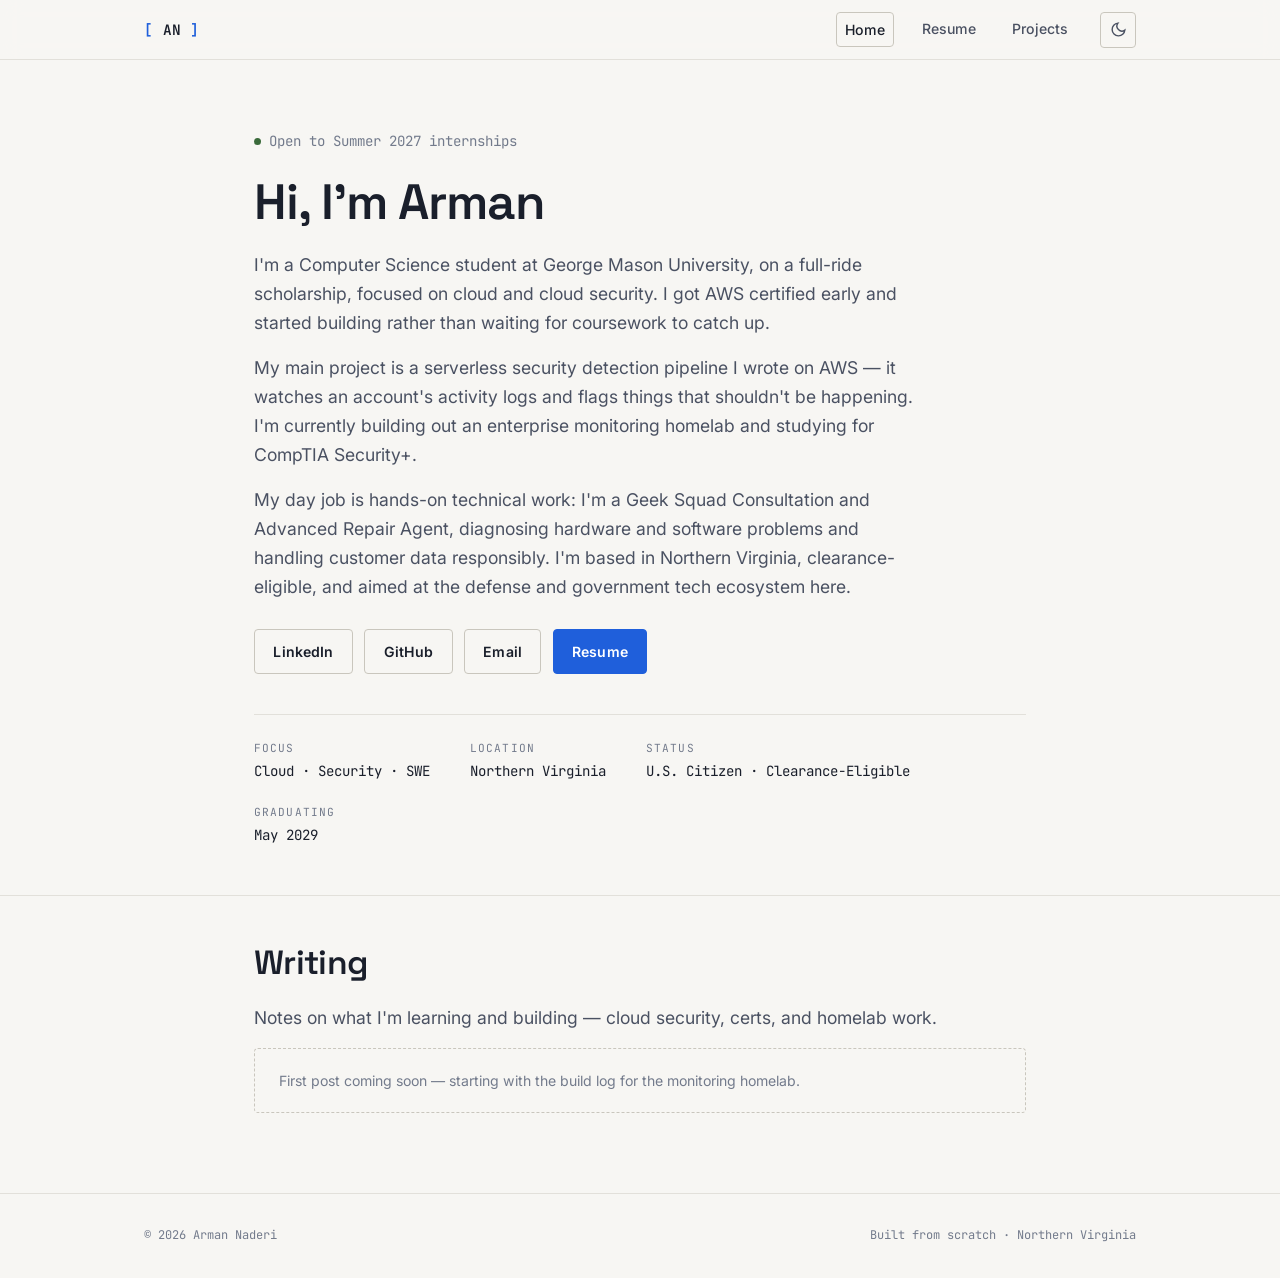
<file: index.html>
<!DOCTYPE html>
<html lang="en" data-theme="light">
<head>
  <meta charset="UTF-8" />
  <meta name="viewport" content="width=device-width, initial-scale=1.0" />
  <title>Arman Naderi — CS Student · Cloud &amp; Security</title>
  <meta name="description" content="Arman Naderi — Computer Science student at George Mason University building cloud and security tooling. AWS certified. Seeking software, cloud, and security internships in the Northern Virginia tech and defense ecosystem." />
  <link rel="canonical" href="https://armannaderi.com/" />
  <link rel="icon" href="/favicon.svg" type="image/svg+xml" />

  <meta property="og:type" content="website" />
  <meta property="og:title" content="Arman Naderi — CS Student · Cloud &amp; Security" />
  <meta property="og:description" content="CS student at George Mason University building cloud and security tooling. AWS certified. Seeking software, cloud, and security internships." />
  <meta property="og:url" content="https://armannaderi.com/" />
  <meta name="twitter:card" content="summary" />

  <link rel="preconnect" href="https://fonts.googleapis.com" />
  <link rel="preconnect" href="https://fonts.gstatic.com" crossorigin />
  <link href="https://fonts.googleapis.com/css2?family=Inter:wght@400;500;600&family=JetBrains+Mono:wght@400;500;600&family=Space+Grotesk:wght@500;600;700&display=swap" rel="stylesheet" />
  <link rel="stylesheet" href="styles.css" />

  <script>
    (function () { try { var s = localStorage.getItem('theme'); var d = window.matchMedia('(prefers-color-scheme: dark)').matches ? 'dark' : 'light'; document.documentElement.setAttribute('data-theme', s || d); } catch (e) {} })();
  </script>

  <script type="application/ld+json">
  { "@context": "https://schema.org", "@type": "Person", "name": "Arman Naderi", "url": "https://armannaderi.com", "jobTitle": "Computer Science Student", "alumniOf": { "@type": "CollegeOrUniversity", "name": "George Mason University" }, "knowsAbout": ["Cloud Security", "Amazon Web Services", "Python", "Software Engineering", "Cybersecurity"], "sameAs": ["https://www.linkedin.com/in/arman-naderi123/", "https://github.com/ArmanNaderi"] }
  </script>
</head>
<body>
  <a class="skip-link" href="#main">Skip to content</a>

  <nav id="nav" aria-label="Primary">
    <div class="nav-inner">
      <a href="/" class="nav-logo"><span class="bracket">[</span> AN <span class="bracket">]</span></a>
      <div class="nav-right">
        <div class="nav-links">
          <a href="/" class="current">Home</a>
          <a href="/resume.html">Resume</a>
          <a href="/projects.html">Projects</a>
        </div>
        <button class="theme-toggle" id="themeToggle" aria-label="Toggle color theme">
          <svg class="icon-moon" viewBox="0 0 24 24" fill="none" stroke="currentColor" stroke-width="2" aria-hidden="true"><path d="M21 12.79A9 9 0 1 1 11.21 3 7 7 0 0 0 21 12.79z"/></svg>
          <svg class="icon-sun" viewBox="0 0 24 24" fill="none" stroke="currentColor" stroke-width="2" aria-hidden="true"><circle cx="12" cy="12" r="4"/><path d="M12 2v2M12 20v2M4.9 4.9l1.4 1.4M17.7 17.7l1.4 1.4M2 12h2M20 12h2M4.9 19.1l1.4-1.4M17.7 6.3l1.4-1.4"/></svg>
        </button>
        <button class="nav-hamburger" id="hamburger" aria-label="Toggle menu" aria-expanded="false" aria-controls="mobileNav"><span></span><span></span><span></span></button>
      </div>
    </div>
    <div class="nav-mobile" id="mobileNav">
      <a href="/">Home</a>
      <a href="/resume.html">Resume</a>
      <a href="/projects.html">Projects</a>
    </div>
  </nav>

  <main id="main">
    <header class="home-hero">
      <div class="wrap">
        <p class="hero-status"><span class="status-dot" aria-hidden="true"></span> Open to Summer 2027 internships</p>
        <h1 class="hero-name">Hi, I'm Arman</h1>
        <div class="hero-body">
          <p>
            I'm a Computer Science student at George Mason University, on a full-ride scholarship,
            focused on cloud and cloud security. I got AWS certified early and started building
            rather than waiting for coursework to catch up.
          </p>
          <p>
            My main project is a serverless security detection pipeline I wrote on AWS — it watches
            an account's activity logs and flags things that shouldn't be happening. I'm currently
            building out an enterprise monitoring homelab and studying for CompTIA Security+.
          </p>
          <p>
            My day job is hands-on technical work: I'm a Geek Squad Consultation and Advanced Repair
            Agent, diagnosing hardware and software problems and handling customer data responsibly.
            I'm based in Northern Virginia, clearance-eligible, and aimed at the defense and government
            tech ecosystem here.
          </p>
        </div>
        <div class="hero-actions">
          <a href="https://www.linkedin.com/in/arman-naderi123/" class="btn btn-ghost" target="_blank" rel="noopener">LinkedIn</a>
          <a href="https://github.com/ArmanNaderi" class="btn btn-ghost" target="_blank" rel="noopener">GitHub</a>
          <a href="mailto:anaderi2006@gmail.com" class="btn btn-ghost">Email</a>
          <a href="/resume.html" class="btn btn-primary">Resume</a>
        </div>
        <div class="hero-meta">
          <div><span class="k">Focus</span><span class="v">Cloud · Security · SWE</span></div>
          <div><span class="k">Location</span><span class="v">Northern Virginia</span></div>
          <div><span class="k">Status</span><span class="v">U.S. Citizen · Clearance-Eligible</span></div>
          <div><span class="k">Graduating</span><span class="v">May 2029</span></div>
        </div>
      </div>
    </header>

    <section class="home-section" aria-labelledby="writing-h">
      <div class="wrap">
        <h2 id="writing-h">Writing</h2>
        <p>Notes on what I'm learning and building — cloud security, certs, and homelab work.</p>
        <!-- POSTS: when you publish, replace the empty-note below with .post-row entries like:
        <div class="post-list">
          <a class="post-row" href="/posts/example.html">
            <span class="date">Sep 01, 2026</span>
            <span class="title">Post title here</span>
            <span class="arrow" aria-hidden="true">→</span>
          </a>
        </div>
        -->
        <div class="empty-note">First post coming soon — starting with the build log for the monitoring homelab.</div>
      </div>
    </section>
  </main>

  <footer>
    <div class="footer-inner">
      <span>© 2026 Arman Naderi</span>
      <span>Built from scratch · Northern Virginia</span>
    </div>
  </footer>

  <script src="app.js"></script>
</body>
</html>
</file>
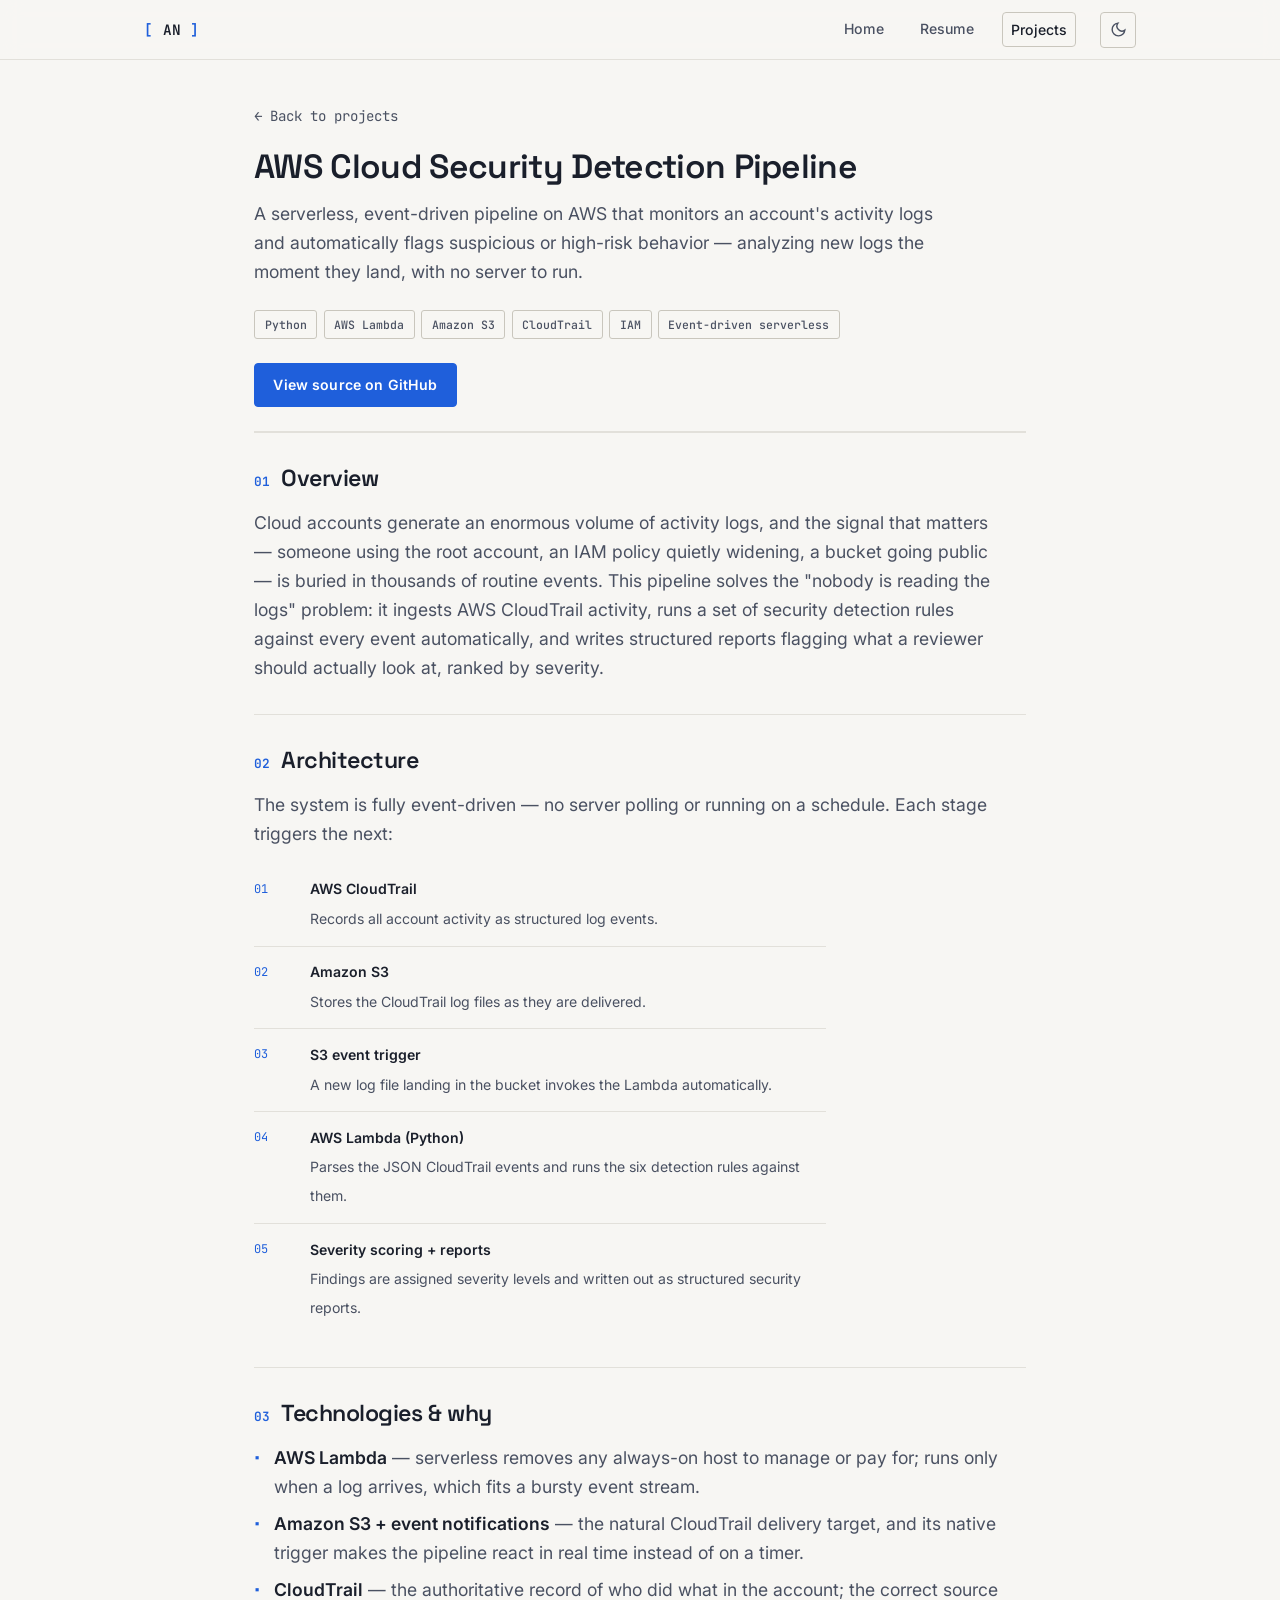
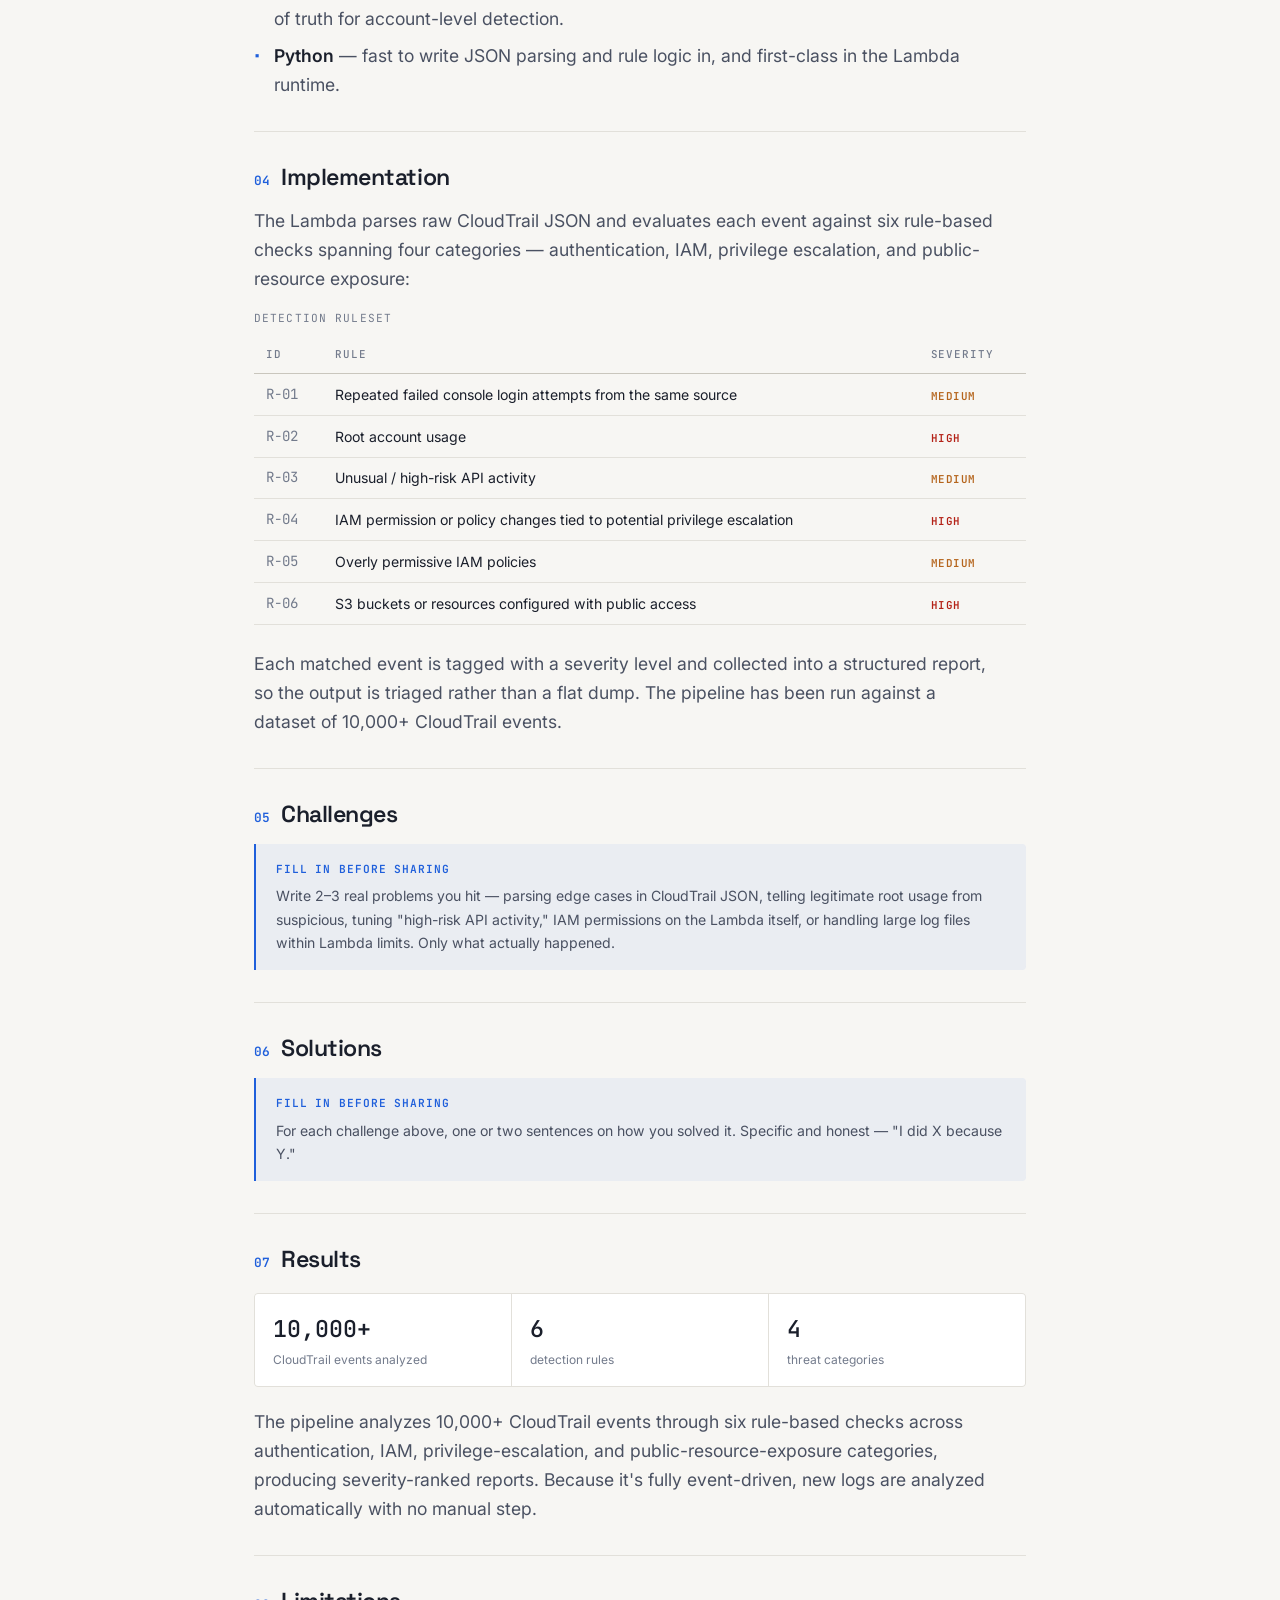
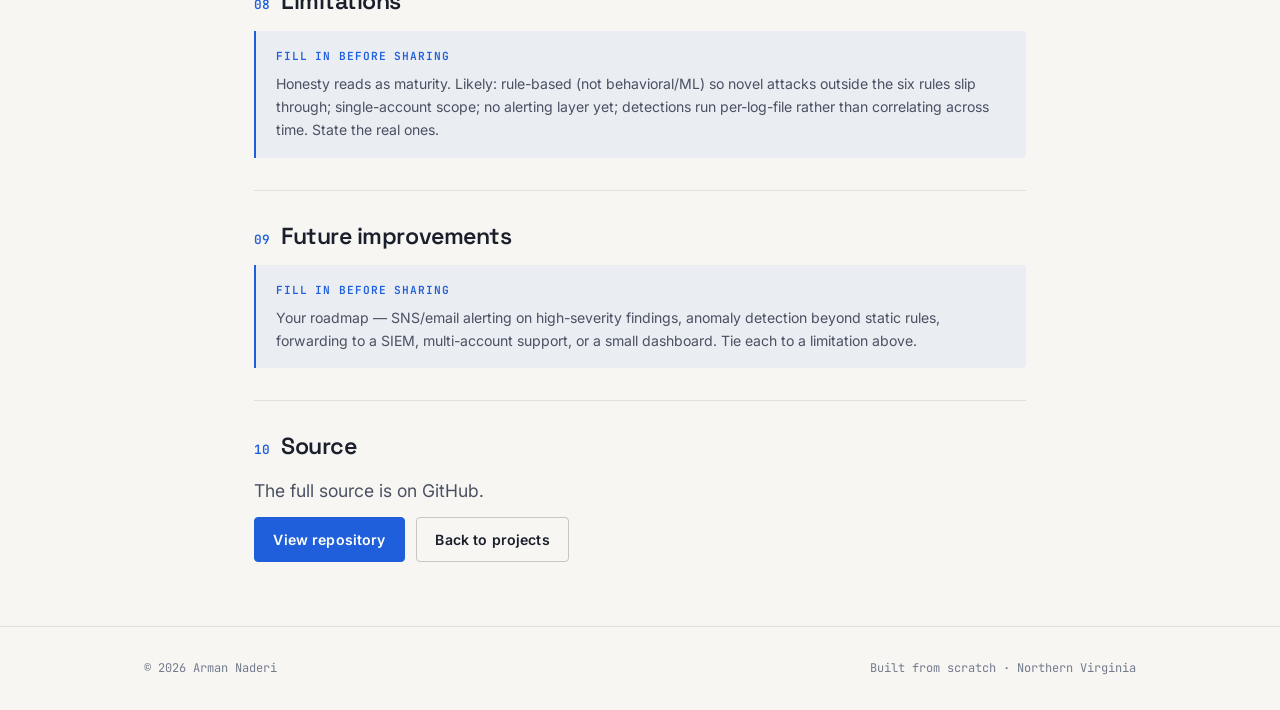
<file: project-detection-pipeline.html>
<!DOCTYPE html>
<html lang="en" data-theme="light">
<head>
  <meta charset="UTF-8" />
  <meta name="viewport" content="width=device-width, initial-scale=1.0" />
  <title>AWS Cloud Security Detection Pipeline — Arman Naderi</title>
  <meta name="description" content="A serverless, event-driven security detection pipeline on AWS: CloudTrail + S3 + Python Lambda running six custom detection rules. Architecture, implementation, and results." />
  <link rel="canonical" href="https://armannaderi.com/project-detection-pipeline.html" />
  <link rel="icon" href="/favicon.svg" type="image/svg+xml" />

  <meta property="og:type" content="article" />
  <meta property="og:title" content="AWS Cloud Security Detection Pipeline — Arman Naderi" />
  <meta property="og:url" content="https://armannaderi.com/project-detection-pipeline.html" />

  <link rel="preconnect" href="https://fonts.googleapis.com" />
  <link rel="preconnect" href="https://fonts.gstatic.com" crossorigin />
  <link href="https://fonts.googleapis.com/css2?family=Inter:wght@400;500;600&family=JetBrains+Mono:wght@400;500;600&family=Space+Grotesk:wght@500;600;700&display=swap" rel="stylesheet" />
  <link rel="stylesheet" href="styles.css" />
  <script>(function(){try{var s=localStorage.getItem('theme');var d=window.matchMedia('(prefers-color-scheme: dark)').matches?'dark':'light';document.documentElement.setAttribute('data-theme',s||d);}catch(e){}})();</script>
</head>
<body>
  <a class="skip-link" href="#main">Skip to content</a>

  <nav id="nav" aria-label="Primary">
    <div class="nav-inner">
      <a href="/" class="nav-logo"><span class="bracket">[</span> AN <span class="bracket">]</span></a>
      <div class="nav-right">
        <div class="nav-links">
          <a href="/">Home</a>
          <a href="/resume.html">Resume</a>
          <a href="/projects.html" class="current">Projects</a>
        </div>
        <button class="theme-toggle" id="themeToggle" aria-label="Toggle color theme">
          <svg class="icon-moon" viewBox="0 0 24 24" fill="none" stroke="currentColor" stroke-width="2" aria-hidden="true"><path d="M21 12.79A9 9 0 1 1 11.21 3 7 7 0 0 0 21 12.79z"/></svg>
          <svg class="icon-sun" viewBox="0 0 24 24" fill="none" stroke="currentColor" stroke-width="2" aria-hidden="true"><circle cx="12" cy="12" r="4"/><path d="M12 2v2M12 20v2M4.9 4.9l1.4 1.4M17.7 17.7l1.4 1.4M2 12h2M20 12h2M4.9 19.1l1.4-1.4M17.7 6.3l1.4-1.4"/></svg>
        </button>
        <button class="nav-hamburger" id="hamburger" aria-label="Toggle menu" aria-expanded="false" aria-controls="mobileNav"><span></span><span></span><span></span></button>
      </div>
    </div>
    <div class="nav-mobile" id="mobileNav">
      <a href="/">Home</a>
      <a href="/resume.html">Resume</a>
      <a href="/projects.html">Projects</a>
    </div>
  </nav>

  <main id="main" class="wrap">
    <div class="doc-header">
      <a href="/projects.html" class="back-link">← Back to projects</a>
      <h1 class="doc-title">AWS Cloud Security Detection Pipeline</h1>
      <p class="doc-sub">A serverless, event-driven pipeline on AWS that monitors an account's activity logs and automatically flags suspicious or high-risk behavior — analyzing new logs the moment they land, with no server to run.</p>
      <div class="stack-row" style="margin-top:1.5rem;">
        <span class="chip">Python</span><span class="chip">AWS Lambda</span><span class="chip">Amazon S3</span><span class="chip">CloudTrail</span><span class="chip">IAM</span><span class="chip">Event-driven serverless</span>
      </div>
      <div class="proj-actions" style="margin-top:1.5rem;">
        <a href="#" class="btn btn-primary" target="_blank" rel="noopener">View source on GitHub</a>
      </div>
    </div>

    <section class="doc-section">
      <h2><span class="num">01</span> Overview</h2>
      <p>Cloud accounts generate an enormous volume of activity logs, and the signal that matters — someone using the root account, an IAM policy quietly widening, a bucket going public — is buried in thousands of routine events. This pipeline solves the "nobody is reading the logs" problem: it ingests AWS CloudTrail activity, runs a set of security detection rules against every event automatically, and writes structured reports flagging what a reviewer should actually look at, ranked by severity.</p>
    </section>

    <section class="doc-section">
      <h2><span class="num">02</span> Architecture</h2>
      <p>The system is fully event-driven — no server polling or running on a schedule. Each stage triggers the next:</p>
      <div class="arch-flow">
        <div class="arch-step"><div class="an">01</div><div class="ad"><strong>AWS CloudTrail</strong><span>Records all account activity as structured log events.</span></div></div>
        <div class="arch-step"><div class="an">02</div><div class="ad"><strong>Amazon S3</strong><span>Stores the CloudTrail log files as they are delivered.</span></div></div>
        <div class="arch-step"><div class="an">03</div><div class="ad"><strong>S3 event trigger</strong><span>A new log file landing in the bucket invokes the Lambda automatically.</span></div></div>
        <div class="arch-step"><div class="an">04</div><div class="ad"><strong>AWS Lambda (Python)</strong><span>Parses the JSON CloudTrail events and runs the six detection rules against them.</span></div></div>
        <div class="arch-step"><div class="an">05</div><div class="ad"><strong>Severity scoring + reports</strong><span>Findings are assigned severity levels and written out as structured security reports.</span></div></div>
      </div>
    </section>

    <section class="doc-section">
      <h2><span class="num">03</span> Technologies &amp; why</h2>
      <ul class="doc-list">
        <li><strong>AWS Lambda</strong> — serverless removes any always-on host to manage or pay for; runs only when a log arrives, which fits a bursty event stream.</li>
        <li><strong>Amazon S3 + event notifications</strong> — the natural CloudTrail delivery target, and its native trigger makes the pipeline react in real time instead of on a timer.</li>
        <li><strong>CloudTrail</strong> — the authoritative record of who did what in the account; the correct source of truth for account-level detection.</li>
        <li><strong>Python</strong> — fast to write JSON parsing and rule logic in, and first-class in the Lambda runtime.</li>
      </ul>
    </section>

    <section class="doc-section">
      <h2><span class="num">04</span> Implementation</h2>
      <p>The Lambda parses raw CloudTrail JSON and evaluates each event against six rule-based checks spanning four categories — authentication, IAM, privilege escalation, and public-resource exposure:</p>
      <table class="spec">
        <caption>Detection ruleset</caption>
        <thead><tr><th scope="col">ID</th><th scope="col">Rule</th><th scope="col" class="sev-col">Severity</th></tr></thead>
        <tbody>
          <tr><td class="id">R-01</td><td class="rule">Repeated failed console login attempts from the same source</td><td class="sev-col"><span class="sev sev-med">Medium</span></td></tr>
          <tr><td class="id">R-02</td><td class="rule">Root account usage</td><td class="sev-col"><span class="sev sev-high">High</span></td></tr>
          <tr><td class="id">R-03</td><td class="rule">Unusual / high-risk API activity</td><td class="sev-col"><span class="sev sev-med">Medium</span></td></tr>
          <tr><td class="id">R-04</td><td class="rule">IAM permission or policy changes tied to potential privilege escalation</td><td class="sev-col"><span class="sev sev-high">High</span></td></tr>
          <tr><td class="id">R-05</td><td class="rule">Overly permissive IAM policies</td><td class="sev-col"><span class="sev sev-med">Medium</span></td></tr>
          <tr><td class="id">R-06</td><td class="rule">S3 buckets or resources configured with public access</td><td class="sev-col"><span class="sev sev-high">High</span></td></tr>
        </tbody>
      </table>
      <p>Each matched event is tagged with a severity level and collected into a structured report, so the output is triaged rather than a flat dump. The pipeline has been run against a dataset of 10,000+ CloudTrail events.</p>
    </section>

    <section class="doc-section">
      <h2><span class="num">05</span> Challenges</h2>
      <div class="placeholder"><strong>Fill in before sharing</strong>Write 2–3 real problems you hit — parsing edge cases in CloudTrail JSON, telling legitimate root usage from suspicious, tuning "high-risk API activity," IAM permissions on the Lambda itself, or handling large log files within Lambda limits. Only what actually happened.</div>
    </section>

    <section class="doc-section">
      <h2><span class="num">06</span> Solutions</h2>
      <div class="placeholder"><strong>Fill in before sharing</strong>For each challenge above, one or two sentences on how you solved it. Specific and honest — "I did X because Y."</div>
    </section>

    <section class="doc-section">
      <h2><span class="num">07</span> Results</h2>
      <div class="metrics">
        <div class="metric"><div class="n">10,000+</div><div class="l">CloudTrail events analyzed</div></div>
        <div class="metric"><div class="n">6</div><div class="l">detection rules</div></div>
        <div class="metric"><div class="n">4</div><div class="l">threat categories</div></div>
      </div>
      <p>The pipeline analyzes 10,000+ CloudTrail events through six rule-based checks across authentication, IAM, privilege-escalation, and public-resource-exposure categories, producing severity-ranked reports. Because it's fully event-driven, new logs are analyzed automatically with no manual step.</p>
    </section>

    <section class="doc-section">
      <h2><span class="num">08</span> Limitations</h2>
      <div class="placeholder"><strong>Fill in before sharing</strong>Honesty reads as maturity. Likely: rule-based (not behavioral/ML) so novel attacks outside the six rules slip through; single-account scope; no alerting layer yet; detections run per-log-file rather than correlating across time. State the real ones.</div>
    </section>

    <section class="doc-section">
      <h2><span class="num">09</span> Future improvements</h2>
      <div class="placeholder"><strong>Fill in before sharing</strong>Your roadmap — SNS/email alerting on high-severity findings, anomaly detection beyond static rules, forwarding to a SIEM, multi-account support, or a small dashboard. Tie each to a limitation above.</div>
    </section>

    <section class="doc-section">
      <h2><span class="num">10</span> Source</h2>
      <p>The full source is on GitHub.</p>
      <div class="proj-actions" style="margin-top:0.75rem;">
        <a href="#" class="btn btn-primary" target="_blank" rel="noopener">View repository</a>
        <a href="/projects.html" class="btn btn-ghost">Back to projects</a>
      </div>
    </section>
  </main>

  <footer>
    <div class="footer-inner"><span>© 2026 Arman Naderi</span><span>Built from scratch · Northern Virginia</span></div>
  </footer>
  <script src="app.js"></script>
</body>
</html>
</file>
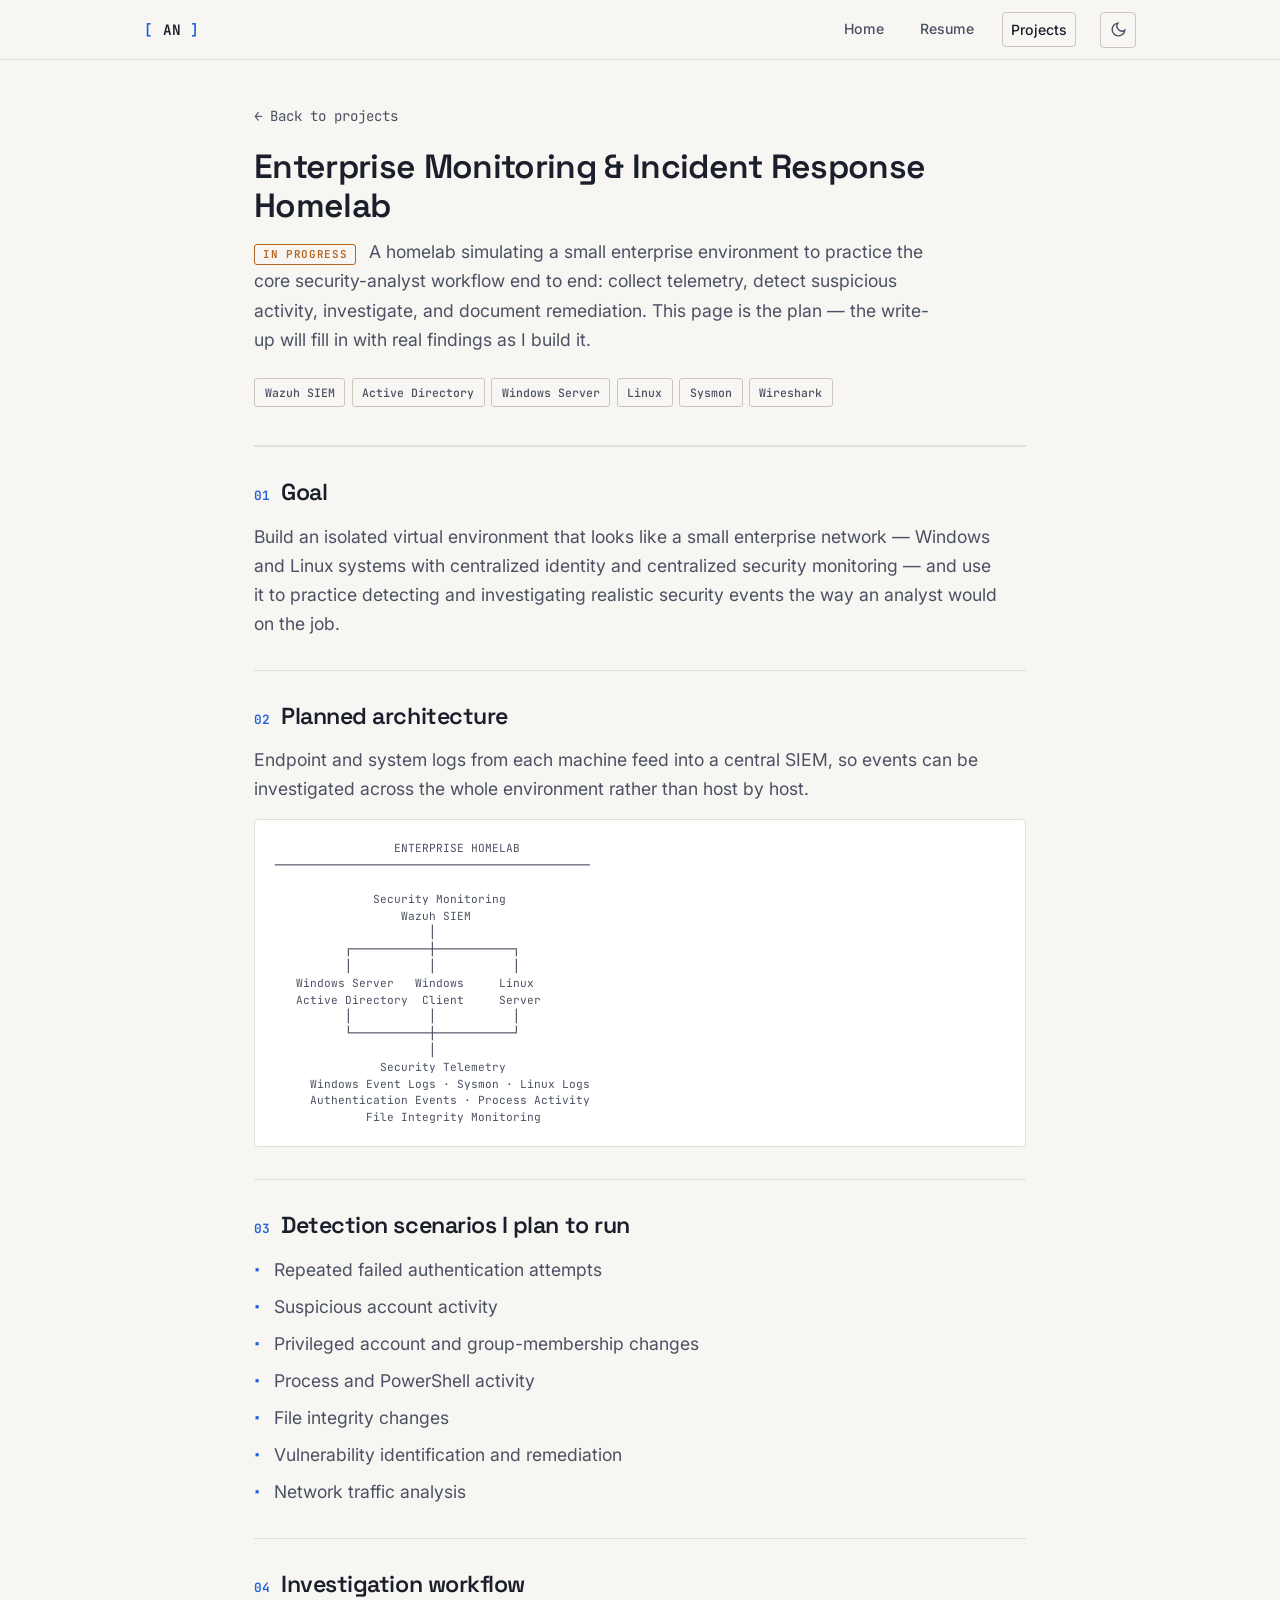
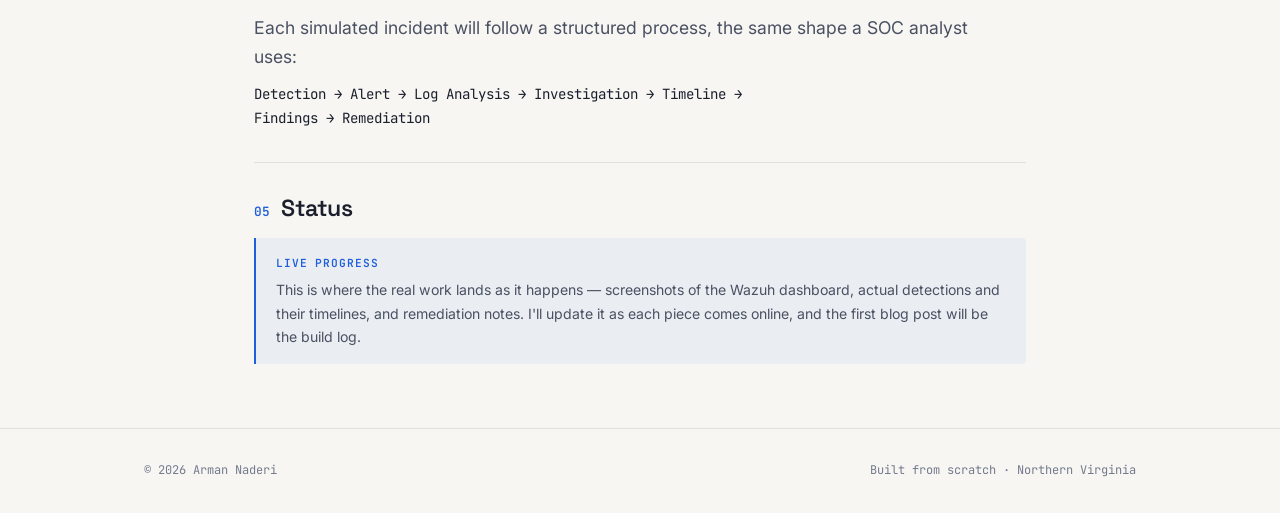
<file: project-homelab.html>
<!DOCTYPE html>
<html lang="en" data-theme="light">
<head>
  <meta charset="UTF-8" />
  <meta name="viewport" content="width=device-width, initial-scale=1.0" />
  <title>Enterprise Monitoring Homelab — Arman Naderi</title>
  <meta name="description" content="An enterprise-style cybersecurity monitoring homelab in progress: Wazuh SIEM, Active Directory, Windows and Linux telemetry, and structured incident investigation." />
  <link rel="canonical" href="https://armannaderi.com/project-homelab.html" />
  <link rel="icon" href="/favicon.svg" type="image/svg+xml" />

  <link rel="preconnect" href="https://fonts.googleapis.com" />
  <link rel="preconnect" href="https://fonts.gstatic.com" crossorigin />
  <link href="https://fonts.googleapis.com/css2?family=Inter:wght@400;500;600&family=JetBrains+Mono:wght@400;500;600&family=Space+Grotesk:wght@500;600;700&display=swap" rel="stylesheet" />
  <link rel="stylesheet" href="styles.css" />
  <script>(function(){try{var s=localStorage.getItem('theme');var d=window.matchMedia('(prefers-color-scheme: dark)').matches?'dark':'light';document.documentElement.setAttribute('data-theme',s||d);}catch(e){}})();</script>
</head>
<body>
  <a class="skip-link" href="#main">Skip to content</a>

  <nav id="nav" aria-label="Primary">
    <div class="nav-inner">
      <a href="/" class="nav-logo"><span class="bracket">[</span> AN <span class="bracket">]</span></a>
      <div class="nav-right">
        <div class="nav-links">
          <a href="/">Home</a>
          <a href="/resume.html">Resume</a>
          <a href="/projects.html" class="current">Projects</a>
        </div>
        <button class="theme-toggle" id="themeToggle" aria-label="Toggle color theme">
          <svg class="icon-moon" viewBox="0 0 24 24" fill="none" stroke="currentColor" stroke-width="2" aria-hidden="true"><path d="M21 12.79A9 9 0 1 1 11.21 3 7 7 0 0 0 21 12.79z"/></svg>
          <svg class="icon-sun" viewBox="0 0 24 24" fill="none" stroke="currentColor" stroke-width="2" aria-hidden="true"><circle cx="12" cy="12" r="4"/><path d="M12 2v2M12 20v2M4.9 4.9l1.4 1.4M17.7 17.7l1.4 1.4M2 12h2M20 12h2M4.9 19.1l1.4-1.4M17.7 6.3l1.4-1.4"/></svg>
        </button>
        <button class="nav-hamburger" id="hamburger" aria-label="Toggle menu" aria-expanded="false" aria-controls="mobileNav"><span></span><span></span><span></span></button>
      </div>
    </div>
    <div class="nav-mobile" id="mobileNav">
      <a href="/">Home</a>
      <a href="/resume.html">Resume</a>
      <a href="/projects.html">Projects</a>
    </div>
  </nav>

  <main id="main" class="wrap">
    <div class="doc-header">
      <a href="/projects.html" class="back-link">← Back to projects</a>
      <h1 class="doc-title">Enterprise Monitoring &amp; Incident Response Homelab</h1>
      <p class="doc-sub"><span class="tag-status tag-progress" style="margin-right:0.5rem;">In progress</span> A homelab simulating a small enterprise environment to practice the core security-analyst workflow end to end: collect telemetry, detect suspicious activity, investigate, and document remediation. This page is the plan — the write-up will fill in with real findings as I build it.</p>
      <div class="stack-row" style="margin-top:1.5rem;">
        <span class="chip">Wazuh SIEM</span><span class="chip">Active Directory</span><span class="chip">Windows Server</span><span class="chip">Linux</span><span class="chip">Sysmon</span><span class="chip">Wireshark</span>
      </div>
    </div>

    <section class="doc-section">
      <h2><span class="num">01</span> Goal</h2>
      <p>Build an isolated virtual environment that looks like a small enterprise network — Windows and Linux systems with centralized identity and centralized security monitoring — and use it to practice detecting and investigating realistic security events the way an analyst would on the job.</p>
    </section>

    <section class="doc-section">
      <h2><span class="num">02</span> Planned architecture</h2>
      <p>Endpoint and system logs from each machine feed into a central SIEM, so events can be investigated across the whole environment rather than host by host.</p>
      <div class="ascii" aria-hidden="true">                 ENTERPRISE HOMELAB
─────────────────────────────────────────────

              Security Monitoring
                  Wazuh SIEM
                      │
          ┌───────────┼───────────┐
          │           │           │
   Windows Server   Windows     Linux
   Active Directory  Client     Server
          │           │           │
          └───────────┼───────────┘
                      │
               Security Telemetry
     Windows Event Logs · Sysmon · Linux Logs
     Authentication Events · Process Activity
             File Integrity Monitoring</div>
    </section>

    <section class="doc-section">
      <h2><span class="num">03</span> Detection scenarios I plan to run</h2>
      <ul class="doc-list">
        <li>Repeated failed authentication attempts</li>
        <li>Suspicious account activity</li>
        <li>Privileged account and group-membership changes</li>
        <li>Process and PowerShell activity</li>
        <li>File integrity changes</li>
        <li>Vulnerability identification and remediation</li>
        <li>Network traffic analysis</li>
      </ul>
    </section>

    <section class="doc-section">
      <h2><span class="num">04</span> Investigation workflow</h2>
      <p>Each simulated incident will follow a structured process, the same shape a SOC analyst uses:</p>
      <p style="font-family:var(--font-mono);font-size:var(--step--1);color:var(--ink);margin-top:0.75rem;">Detection → Alert → Log Analysis → Investigation → Timeline → Findings → Remediation</p>
    </section>

    <section class="doc-section">
      <h2><span class="num">05</span> Status</h2>
      <div class="placeholder"><strong>Live progress</strong>This is where the real work lands as it happens — screenshots of the Wazuh dashboard, actual detections and their timelines, and remediation notes. I'll update it as each piece comes online, and the first blog post will be the build log.</div>
    </section>
  </main>

  <footer>
    <div class="footer-inner"><span>© 2026 Arman Naderi</span><span>Built from scratch · Northern Virginia</span></div>
  </footer>
  <script src="app.js"></script>
</body>
</html>
</file>
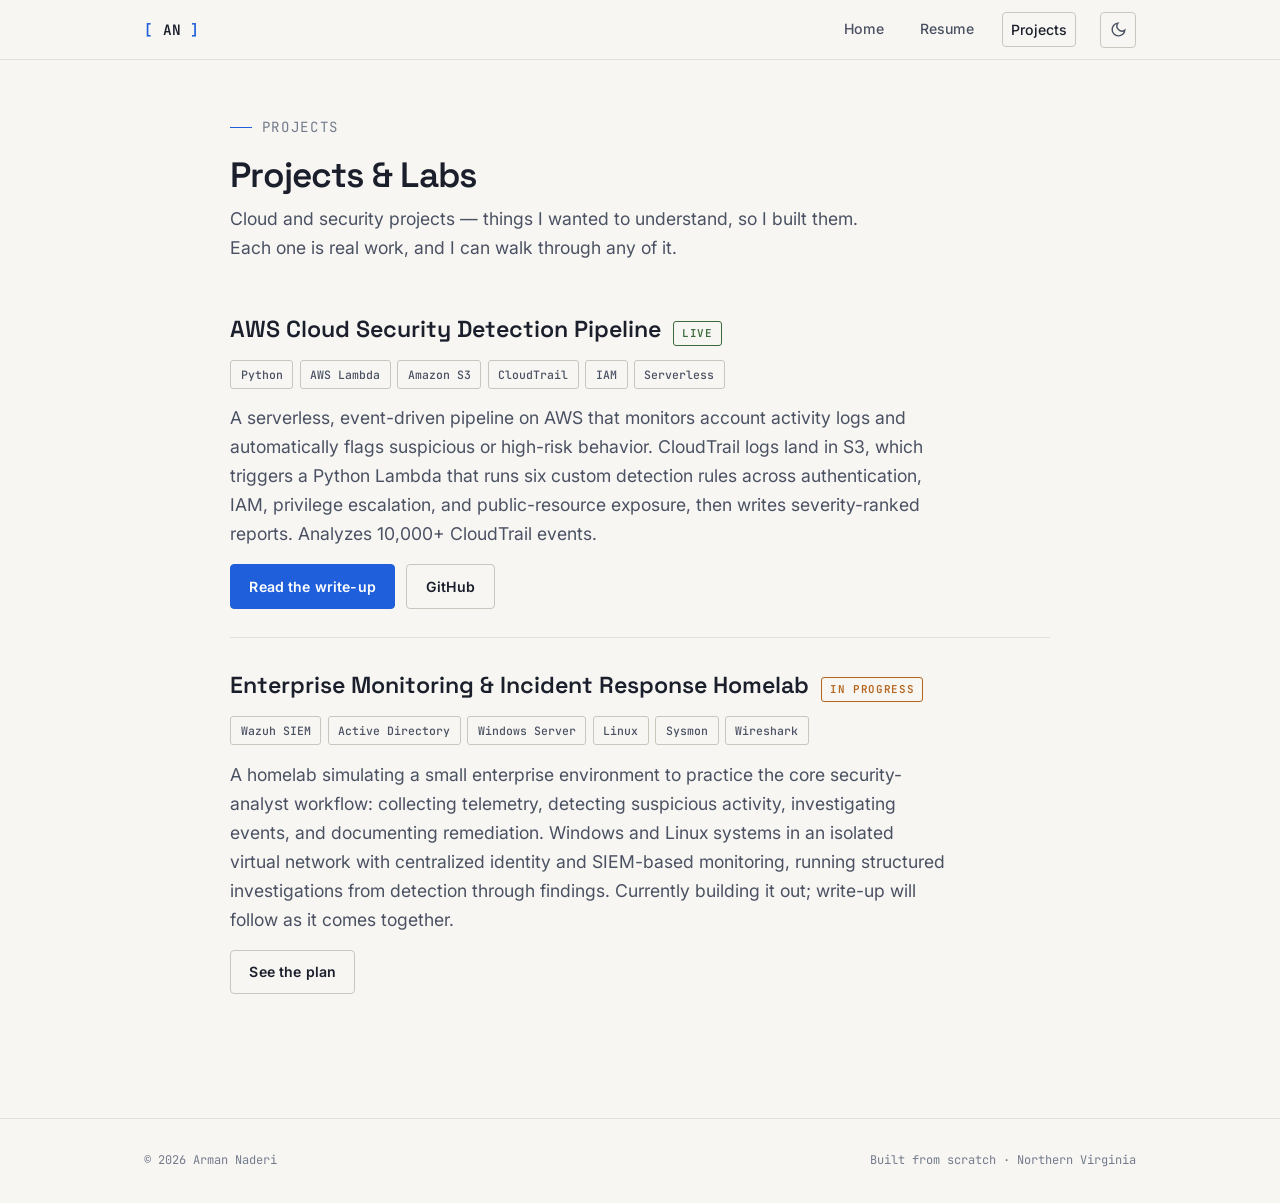
<file: projects.html>
<!DOCTYPE html>
<html lang="en" data-theme="light">
<head>
  <meta charset="UTF-8" />
  <meta name="viewport" content="width=device-width, initial-scale=1.0" />
  <title>Projects — Arman Naderi</title>
  <meta name="description" content="Cloud and security projects by Arman Naderi: a serverless AWS detection pipeline and an enterprise monitoring homelab." />
  <link rel="canonical" href="https://armannaderi.com/projects.html" />
  <link rel="icon" href="/favicon.svg" type="image/svg+xml" />

  <link rel="preconnect" href="https://fonts.googleapis.com" />
  <link rel="preconnect" href="https://fonts.gstatic.com" crossorigin />
  <link href="https://fonts.googleapis.com/css2?family=Inter:wght@400;500;600&family=JetBrains+Mono:wght@400;500;600&family=Space+Grotesk:wght@500;600;700&display=swap" rel="stylesheet" />
  <link rel="stylesheet" href="styles.css" />
  <script>(function(){try{var s=localStorage.getItem('theme');var d=window.matchMedia('(prefers-color-scheme: dark)').matches?'dark':'light';document.documentElement.setAttribute('data-theme',s||d);}catch(e){}})();</script>
</head>
<body>
  <a class="skip-link" href="#main">Skip to content</a>

  <nav id="nav" aria-label="Primary">
    <div class="nav-inner">
      <a href="/" class="nav-logo"><span class="bracket">[</span> AN <span class="bracket">]</span></a>
      <div class="nav-right">
        <div class="nav-links">
          <a href="/">Home</a>
          <a href="/resume.html">Resume</a>
          <a href="/projects.html" class="current">Projects</a>
        </div>
        <button class="theme-toggle" id="themeToggle" aria-label="Toggle color theme">
          <svg class="icon-moon" viewBox="0 0 24 24" fill="none" stroke="currentColor" stroke-width="2" aria-hidden="true"><path d="M21 12.79A9 9 0 1 1 11.21 3 7 7 0 0 0 21 12.79z"/></svg>
          <svg class="icon-sun" viewBox="0 0 24 24" fill="none" stroke="currentColor" stroke-width="2" aria-hidden="true"><circle cx="12" cy="12" r="4"/><path d="M12 2v2M12 20v2M4.9 4.9l1.4 1.4M17.7 17.7l1.4 1.4M2 12h2M20 12h2M4.9 19.1l1.4-1.4M17.7 6.3l1.4-1.4"/></svg>
        </button>
        <button class="nav-hamburger" id="hamburger" aria-label="Toggle menu" aria-expanded="false" aria-controls="mobileNav"><span></span><span></span><span></span></button>
      </div>
    </div>
    <div class="nav-mobile" id="mobileNav">
      <a href="/">Home</a>
      <a href="/resume.html">Resume</a>
      <a href="/projects.html">Projects</a>
    </div>
  </nav>

  <main id="main">
    <div class="page wrap">
      <p class="eyebrow">Projects</p>
      <h1>Projects &amp; Labs</h1>
      <p class="page-lead">Cloud and security projects — things I wanted to understand, so I built them. Each one is real work, and I can walk through any of it.</p>

      <div class="proj-list" style="margin-top:2.5rem;">

        <article class="proj-item">
          <div class="proj-head">
            <span class="proj-title">AWS Cloud Security Detection Pipeline</span>
            <span class="tag-status tag-live">Live</span>
          </div>
          <div class="stack-row">
            <span class="chip">Python</span>
            <span class="chip">AWS Lambda</span>
            <span class="chip">Amazon S3</span>
            <span class="chip">CloudTrail</span>
            <span class="chip">IAM</span>
            <span class="chip">Serverless</span>
          </div>
          <p class="proj-desc">
            A serverless, event-driven pipeline on AWS that monitors account activity logs and
            automatically flags suspicious or high-risk behavior. CloudTrail logs land in S3, which
            triggers a Python Lambda that runs six custom detection rules across authentication, IAM,
            privilege escalation, and public-resource exposure, then writes severity-ranked reports.
            Analyzes 10,000+ CloudTrail events.
          </p>
          <div class="proj-actions">
            <a href="/project-detection-pipeline.html" class="btn btn-primary">Read the write-up</a>
            <a href="#" class="btn btn-ghost" target="_blank" rel="noopener">GitHub</a>
          </div>
        </article>

        <article class="proj-item">
          <div class="proj-head">
            <span class="proj-title">Enterprise Monitoring &amp; Incident Response Homelab</span>
            <span class="tag-status tag-progress">In progress</span>
          </div>
          <div class="stack-row">
            <span class="chip">Wazuh SIEM</span>
            <span class="chip">Active Directory</span>
            <span class="chip">Windows Server</span>
            <span class="chip">Linux</span>
            <span class="chip">Sysmon</span>
            <span class="chip">Wireshark</span>
          </div>
          <p class="proj-desc">
            A homelab simulating a small enterprise environment to practice the core security-analyst
            workflow: collecting telemetry, detecting suspicious activity, investigating events, and
            documenting remediation. Windows and Linux systems in an isolated virtual network with
            centralized identity and SIEM-based monitoring, running structured investigations from
            detection through findings. Currently building it out; write-up will follow as it comes together.
          </p>
          <div class="proj-actions">
            <a href="/project-homelab.html" class="btn btn-ghost">See the plan</a>
          </div>
        </article>

      </div>
    </div>
  </main>

  <footer>
    <div class="footer-inner">
      <span>© 2026 Arman Naderi</span>
      <span>Built from scratch · Northern Virginia</span>
    </div>
  </footer>

  <script src="app.js"></script>
</body>
</html>
</file>
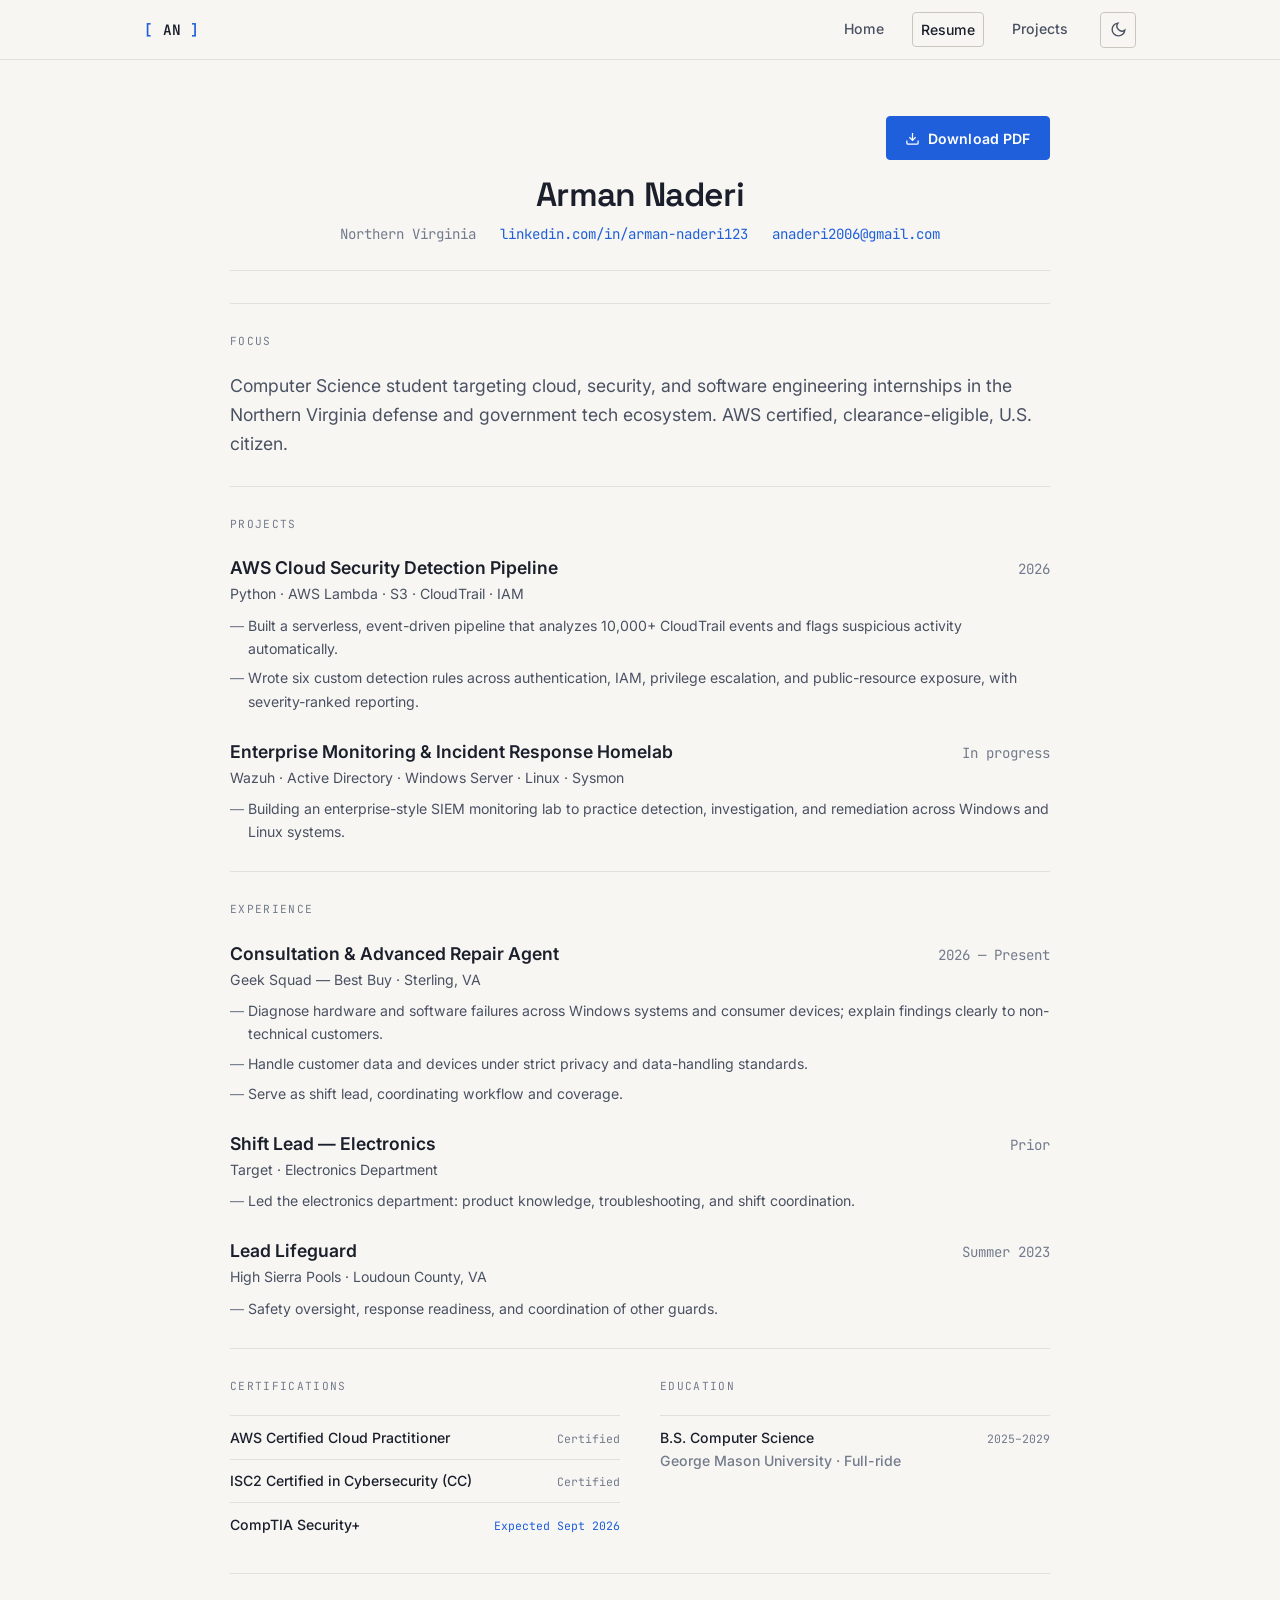
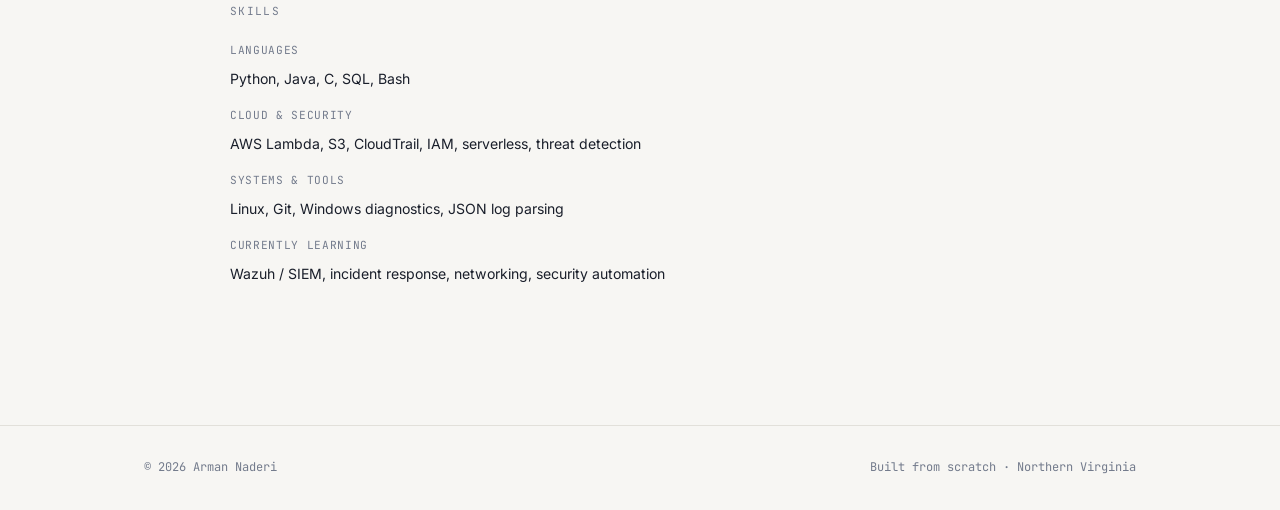
<file: resume.html>
<!DOCTYPE html>
<html lang="en" data-theme="light">
<head>
  <meta charset="UTF-8" />
  <meta name="viewport" content="width=device-width, initial-scale=1.0" />
  <title>Resume — Arman Naderi</title>
  <meta name="description" content="Resume of Arman Naderi — CS student at George Mason University, AWS certified, seeking cloud, security, and software internships." />
  <link rel="canonical" href="https://armannaderi.com/resume.html" />
  <link rel="icon" href="/favicon.svg" type="image/svg+xml" />

  <link rel="preconnect" href="https://fonts.googleapis.com" />
  <link rel="preconnect" href="https://fonts.gstatic.com" crossorigin />
  <link href="https://fonts.googleapis.com/css2?family=Inter:wght@400;500;600&family=JetBrains+Mono:wght@400;500;600&family=Space+Grotesk:wght@500;600;700&display=swap" rel="stylesheet" />
  <link rel="stylesheet" href="styles.css" />
  <script>(function(){try{var s=localStorage.getItem('theme');var d=window.matchMedia('(prefers-color-scheme: dark)').matches?'dark':'light';document.documentElement.setAttribute('data-theme',s||d);}catch(e){}})();</script>
</head>
<body>
  <a class="skip-link" href="#main">Skip to content</a>

  <nav id="nav" aria-label="Primary">
    <div class="nav-inner">
      <a href="/" class="nav-logo"><span class="bracket">[</span> AN <span class="bracket">]</span></a>
      <div class="nav-right">
        <div class="nav-links">
          <a href="/">Home</a>
          <a href="/resume.html" class="current">Resume</a>
          <a href="/projects.html">Projects</a>
        </div>
        <button class="theme-toggle" id="themeToggle" aria-label="Toggle color theme">
          <svg class="icon-moon" viewBox="0 0 24 24" fill="none" stroke="currentColor" stroke-width="2" aria-hidden="true"><path d="M21 12.79A9 9 0 1 1 11.21 3 7 7 0 0 0 21 12.79z"/></svg>
          <svg class="icon-sun" viewBox="0 0 24 24" fill="none" stroke="currentColor" stroke-width="2" aria-hidden="true"><circle cx="12" cy="12" r="4"/><path d="M12 2v2M12 20v2M4.9 4.9l1.4 1.4M17.7 17.7l1.4 1.4M2 12h2M20 12h2M4.9 19.1l1.4-1.4M17.7 6.3l1.4-1.4"/></svg>
        </button>
        <button class="nav-hamburger" id="hamburger" aria-label="Toggle menu" aria-expanded="false" aria-controls="mobileNav"><span></span><span></span><span></span></button>
      </div>
    </div>
    <div class="nav-mobile" id="mobileNav">
      <a href="/">Home</a>
      <a href="/resume.html">Resume</a>
      <a href="/projects.html">Projects</a>
    </div>
  </nav>

  <main id="main">
    <div class="page wrap">
      <div class="resume-dl">
        <a href="/resume.pdf" class="btn btn-primary" target="_blank" rel="noopener">
          <svg viewBox="0 0 24 24" fill="none" stroke="currentColor" stroke-width="2" aria-hidden="true"><path d="M21 15v4a2 2 0 0 1-2 2H5a2 2 0 0 1-2-2v-4M7 10l5 5 5-5M12 15V3"/></svg>
          Download PDF
        </a>
      </div>

      <div class="resume-head">
        <h1 class="resume-name">Arman Naderi</h1>
        <div class="resume-contact">
          <span>Northern Virginia</span>
          <a href="https://www.linkedin.com/in/arman-naderi123/" target="_blank" rel="noopener">linkedin.com/in/arman-naderi123</a>
          <a href="mailto:anaderi2006@gmail.com">anaderi2006@gmail.com</a>
        </div>
      </div>

      <div class="res-block">
        <p class="res-label">Focus</p>
        <p>Computer Science student targeting cloud, security, and software engineering internships in the Northern Virginia defense and government tech ecosystem. AWS certified, clearance-eligible, U.S. citizen.</p>
      </div>

      <div class="res-block">
        <p class="res-label">Projects</p>
        <div class="res-entry">
          <div class="res-entry-top">
            <span class="res-entry-title">AWS Cloud Security Detection Pipeline</span>
            <span class="res-entry-date">2026</span>
          </div>
          <p class="res-entry-org">Python · AWS Lambda · S3 · CloudTrail · IAM</p>
          <ul class="res-bullets">
            <li>Built a serverless, event-driven pipeline that analyzes 10,000+ CloudTrail events and flags suspicious activity automatically.</li>
            <li>Wrote six custom detection rules across authentication, IAM, privilege escalation, and public-resource exposure, with severity-ranked reporting.</li>
          </ul>
        </div>
        <div class="res-entry">
          <div class="res-entry-top">
            <span class="res-entry-title">Enterprise Monitoring &amp; Incident Response Homelab</span>
            <span class="res-entry-date">In progress</span>
          </div>
          <p class="res-entry-org">Wazuh · Active Directory · Windows Server · Linux · Sysmon</p>
          <ul class="res-bullets">
            <li>Building an enterprise-style SIEM monitoring lab to practice detection, investigation, and remediation across Windows and Linux systems.</li>
          </ul>
        </div>
      </div>

      <div class="res-block">
        <p class="res-label">Experience</p>
        <div class="res-entry">
          <div class="res-entry-top">
            <span class="res-entry-title">Consultation &amp; Advanced Repair Agent</span>
            <span class="res-entry-date">2026 — Present</span>
          </div>
          <p class="res-entry-org">Geek Squad — Best Buy · Sterling, VA</p>
          <ul class="res-bullets">
            <li>Diagnose hardware and software failures across Windows systems and consumer devices; explain findings clearly to non-technical customers.</li>
            <li>Handle customer data and devices under strict privacy and data-handling standards.</li>
            <li>Serve as shift lead, coordinating workflow and coverage.</li>
          </ul>
        </div>
        <div class="res-entry">
          <div class="res-entry-top">
            <span class="res-entry-title">Shift Lead — Electronics</span>
            <span class="res-entry-date">Prior</span>
          </div>
          <p class="res-entry-org">Target · Electronics Department</p>
          <ul class="res-bullets">
            <li>Led the electronics department: product knowledge, troubleshooting, and shift coordination.</li>
          </ul>
        </div>
        <div class="res-entry">
          <div class="res-entry-top">
            <span class="res-entry-title">Lead Lifeguard</span>
            <span class="res-entry-date">Summer 2023</span>
          </div>
          <p class="res-entry-org">High Sierra Pools · Loudoun County, VA</p>
          <ul class="res-bullets">
            <li>Safety oversight, response readiness, and coordination of other guards.</li>
          </ul>
        </div>
      </div>

      <div class="res-block">
        <div class="res-grid">
          <div>
            <p class="res-label">Certifications</p>
            <div class="res-cert"><span class="name">AWS Certified Cloud Practitioner</span><span class="when">Certified</span></div>
            <div class="res-cert"><span class="name">ISC2 Certified in Cybersecurity (CC)</span><span class="when">Certified</span></div>
            <div class="res-cert"><span class="name">CompTIA Security+</span><span class="when pending">Expected Sept 2026</span></div>
          </div>
          <div>
            <p class="res-label">Education</p>
            <div class="res-cert"><span class="name">B.S. Computer Science<br><span style="color:var(--ink-faint)">George Mason University · Full-ride</span></span><span class="when">2025–2029</span></div>
          </div>
        </div>
      </div>

      <div class="res-block">
        <p class="res-label">Skills</p>
        <div class="skill-line"><span class="cat">Languages</span><span class="items">Python, Java, C, SQL, Bash</span></div>
        <div class="skill-line"><span class="cat">Cloud &amp; Security</span><span class="items">AWS Lambda, S3, CloudTrail, IAM, serverless, threat detection</span></div>
        <div class="skill-line"><span class="cat">Systems &amp; Tools</span><span class="items">Linux, Git, Windows diagnostics, JSON log parsing</span></div>
        <div class="skill-line"><span class="cat">Currently learning</span><span class="items">Wazuh / SIEM, incident response, networking, security automation</span></div>
      </div>
    </div>
  </main>

  <footer>
    <div class="footer-inner">
      <span>© 2026 Arman Naderi</span>
      <span>Built from scratch · Northern Virginia</span>
    </div>
  </footer>

  <script src="app.js"></script>
</body>
</html>
</file>
<file: styles.css>
/* ============================================================
   ARMAN NADERI — PORTFOLIO v0.2
   "Engineering document" aesthetic. Slate + signal-blue.
   Multi-page: Home / Resume / Projects + project write-ups.
   ============================================================ */

:root {
  color-scheme: light dark;
  --paper:      #f7f6f3;
  --surface:    #ffffff;
  --ink:        #1a1f2b;
  --ink-soft:   #4a5162;
  --ink-faint:  #737b8c;
  --line:       #e2e0da;
  --line-strong:#c9c6bd;
  --accent:     #1f5fdb;
  --accent-ink: #ffffff;
  --sev-high:   #b42318;
  --sev-med:    #b5651d;
  --sev-low:    #3a6a3a;
  --focus:      #1f5fdb;

  --maxw:       820px;
  --wide:       1040px;
  --radius:     4px;
  --nav-h:      60px;

  --font-display: 'Space Grotesk', system-ui, sans-serif;
  --font-body:    'Inter', system-ui, sans-serif;
  --font-mono:    'JetBrains Mono', ui-monospace, 'Courier New', monospace;

  --step--1: clamp(0.8rem, 0.77rem + 0.15vw, 0.88rem);
  --step-0:  clamp(1rem, 0.96rem + 0.2vw, 1.1rem);
  --step-1:  clamp(1.2rem, 1.1rem + 0.5vw, 1.45rem);
  --step-2:  clamp(1.55rem, 1.35rem + 1vw, 2.1rem);
  --step-3:  clamp(2.1rem, 1.7rem + 2vw, 3.1rem);
}

[data-theme="dark"] {
  --paper:      #0f1219;
  --surface:    #161a23;
  --ink:        #e8eaf0;
  --ink-soft:   #b0b6c4;
  --ink-faint:  #7c8291;
  --line:       #262b37;
  --line-strong:#39404f;
  --accent:     #6aa2ff;
  --accent-ink: #0f1219;
  --sev-high:   #f0776b;
  --sev-med:    #e0a04a;
  --sev-low:    #7fc07f;
  --focus:      #6aa2ff;
}

*, *::before, *::after { box-sizing: border-box; margin: 0; padding: 0; }
html { scroll-behavior: smooth; -webkit-text-size-adjust: 100%; }
@media (prefers-reduced-motion: reduce) {
  html { scroll-behavior: auto; }
  *, *::before, *::after { animation-duration: 0.01ms !important; transition-duration: 0.01ms !important; }
}

body {
  background: var(--paper);
  color: var(--ink);
  font-family: var(--font-body);
  font-size: var(--step-0);
  line-height: 1.65;
  -webkit-font-smoothing: antialiased;
  text-rendering: optimizeLegibility;
  min-height: 100vh;
  display: flex;
  flex-direction: column;
}
main { flex: 1 0 auto; }

a { color: var(--accent); text-decoration: none; }
a:hover { text-decoration: underline; text-underline-offset: 3px; }
ul { list-style: none; }

:focus-visible { outline: 2px solid var(--focus); outline-offset: 3px; border-radius: 2px; }
.skip-link {
  position: absolute; left: 1rem; top: -3rem;
  background: var(--accent); color: var(--accent-ink);
  padding: 0.6rem 1rem; border-radius: var(--radius);
  z-index: 200; font-weight: 600; transition: top 150ms ease;
}
.skip-link:focus { top: 1rem; text-decoration: none; }
.visually-hidden { position: absolute; width: 1px; height: 1px; padding: 0; margin: -1px; overflow: hidden; clip: rect(0 0 0 0); white-space: nowrap; border: 0; }

.wrap { max-width: var(--maxw); margin: 0 auto; padding: 0 1.5rem; width: 100%; }

.eyebrow {
  font-family: var(--font-mono); font-size: var(--step--1);
  letter-spacing: 0.12em; text-transform: uppercase; color: var(--ink-faint);
  margin-bottom: 1rem; display: flex; align-items: center; gap: 0.6rem;
}
.eyebrow::before { content: ''; width: 22px; height: 1px; background: var(--accent); }

h1, h2, h3 { font-family: var(--font-display); font-weight: 600; line-height: 1.15; letter-spacing: -0.02em; color: var(--ink); }
h2 { font-size: var(--step-2); margin-bottom: 1.25rem; }
h3 { font-size: var(--step-1); margin-bottom: 0.6rem; }
p { color: var(--ink-soft); }
p + p { margin-top: 1rem; }
strong { color: var(--ink); font-weight: 600; }

/* ---------- NAV ---------- */
#nav {
  position: sticky; top: 0; z-index: 100; height: var(--nav-h);
  background: color-mix(in srgb, var(--paper) 88%, transparent);
  backdrop-filter: blur(10px); -webkit-backdrop-filter: blur(10px);
  border-bottom: 1px solid var(--line);
}
.nav-inner { max-width: var(--wide); margin: 0 auto; padding: 0 1.5rem; height: 100%; display: flex; align-items: center; justify-content: space-between; }
.nav-logo { font-family: var(--font-mono); font-weight: 600; font-size: 0.9rem; color: var(--ink); letter-spacing: 0.02em; }
.nav-logo:hover { text-decoration: none; color: var(--accent); }
.nav-logo .bracket { color: var(--accent); }
.nav-right { display: flex; align-items: center; gap: 1.5rem; }
.nav-links { display: flex; gap: 1.25rem; }
.nav-links a { font-size: var(--step--1); font-weight: 500; color: var(--ink-soft); padding: 0.3rem 0.5rem; border-radius: var(--radius); }
.nav-links a:hover { color: var(--ink); text-decoration: none; }
.nav-links a.current { color: var(--ink); border: 1px solid var(--line-strong); }

.theme-toggle { display: inline-flex; align-items: center; justify-content: center; width: 36px; height: 36px; background: transparent; border: 1px solid var(--line-strong); border-radius: var(--radius); cursor: pointer; color: var(--ink-soft); transition: border-color 150ms ease, color 150ms ease; }
.theme-toggle:hover { border-color: var(--accent); color: var(--accent); }
.theme-toggle svg { width: 17px; height: 17px; }
.theme-toggle .icon-sun { display: none; }
[data-theme="dark"] .theme-toggle .icon-sun { display: block; }
[data-theme="dark"] .theme-toggle .icon-moon { display: none; }

.nav-hamburger { display: none; background: none; border: none; cursor: pointer; padding: 6px; flex-direction: column; gap: 5px; }
.nav-hamburger span { display: block; width: 22px; height: 2px; background: var(--ink); border-radius: 2px; transition: transform 150ms ease, opacity 150ms ease; }
.nav-hamburger.open span:nth-child(1) { transform: translateY(7px) rotate(45deg); }
.nav-hamburger.open span:nth-child(2) { opacity: 0; }
.nav-hamburger.open span:nth-child(3) { transform: translateY(-7px) rotate(-45deg); }
.nav-mobile { display: none; }

/* ---------- BUTTONS ---------- */
.btn { display: inline-flex; align-items: center; gap: 0.5rem; padding: 0.6rem 1.15rem; border-radius: var(--radius); font-family: var(--font-body); font-size: var(--step--1); font-weight: 600; letter-spacing: 0.01em; cursor: pointer; border: 1px solid transparent; transition: background 150ms ease, border-color 150ms ease, color 150ms ease; }
.btn:hover { text-decoration: none; }
.btn-primary { background: var(--accent); color: var(--accent-ink); border-color: var(--accent); }
.btn-primary:hover { background: color-mix(in srgb, var(--accent) 85%, #000); }
.btn-ghost { background: transparent; color: var(--ink); border-color: var(--line-strong); }
.btn-ghost:hover { border-color: var(--accent); color: var(--accent); }
.btn svg { width: 15px; height: 15px; }

/* ---------- PAGE HEADER ---------- */
.page { padding: 3.5rem 0 4rem; }
.page-lead { max-width: 60ch; margin-top: 0.5rem; }

/* ---------- HOME ---------- */
.home-hero { padding: 4rem 0 3rem; }
.hero-status { font-family: var(--font-mono); font-size: var(--step--1); color: var(--ink-faint); margin-bottom: 1.25rem; display: inline-flex; align-items: center; gap: 0.5rem; }
.status-dot { width: 7px; height: 7px; border-radius: 50%; background: var(--sev-low); flex-shrink: 0; }
.hero-name { font-size: var(--step-3); margin-bottom: 1.25rem; }
.hero-body { max-width: 60ch; }
.hero-body p { font-size: var(--step-0); }
.hero-actions { display: flex; flex-wrap: wrap; gap: 0.7rem; margin-top: 1.75rem; }

.hero-meta { margin-top: 2.5rem; padding-top: 1.5rem; border-top: 1px solid var(--line); display: flex; flex-wrap: wrap; gap: 1.25rem 2.5rem; font-family: var(--font-mono); font-size: var(--step--1); }
.hero-meta div { display: flex; flex-direction: column; gap: 0.15rem; }
.hero-meta .k { color: var(--ink-faint); font-size: 0.7rem; letter-spacing: 0.1em; text-transform: uppercase; }
.hero-meta .v { color: var(--ink); }

/* ---------- WRITING (blog) list ---------- */
.home-section { padding: 3rem 0; border-top: 1px solid var(--line); }
.post-list { display: flex; flex-direction: column; margin-top: 1rem; }
.post-row { display: grid; grid-template-columns: 120px 1fr auto; gap: 1rem; align-items: baseline; padding: 0.9rem 0; border-top: 1px solid var(--line); }
.post-row:first-child { border-top: none; }
.post-row .date { font-family: var(--font-mono); font-size: var(--step--1); color: var(--ink-faint); }
.post-row .title { color: var(--ink); font-weight: 500; }
.post-row:hover .title { color: var(--accent); }
.post-row .arrow { color: var(--ink-faint); }
.empty-note { border: 1px dashed var(--line-strong); border-radius: var(--radius); padding: 1.25rem 1.5rem; color: var(--ink-faint); font-size: var(--step--1); margin-top: 1rem; }

/* ---------- PROJECTS list ---------- */
.proj-list { display: flex; flex-direction: column; }
.proj-item { padding: 1.75rem 0; border-top: 1px solid var(--line); }
.proj-item:first-child { border-top: none; padding-top: 0.5rem; }
.proj-head { display: flex; align-items: baseline; gap: 0.75rem; flex-wrap: wrap; margin-bottom: 0.75rem; }
.proj-title { font-size: var(--step-1); font-family: var(--font-display); font-weight: 600; color: var(--ink); }
.tag-status { font-family: var(--font-mono); font-size: 0.68rem; font-weight: 600; letter-spacing: 0.06em; text-transform: uppercase; padding: 0.15rem 0.5rem; border-radius: 3px; }
.tag-live { color: var(--sev-low); border: 1px solid var(--sev-low); }
.tag-progress { color: var(--sev-med); border: 1px solid var(--sev-med); }
.stack-row { display: flex; flex-wrap: wrap; gap: 0.4rem; margin-bottom: 0.9rem; }
.chip { font-family: var(--font-mono); font-size: 0.72rem; font-weight: 500; padding: 0.25rem 0.6rem; border: 1px solid var(--line-strong); border-radius: 3px; color: var(--ink-soft); }
.proj-desc { color: var(--ink-soft); max-width: 65ch; margin-bottom: 1rem; }
.proj-actions { display: flex; flex-wrap: wrap; gap: 0.7rem; }

/* ---------- metric strip / spec table (shared with write-up) ---------- */
.metrics { display: grid; grid-template-columns: repeat(3, 1fr); gap: 1px; background: var(--line); border: 1px solid var(--line); border-radius: var(--radius); margin: 1.25rem 0; overflow: hidden; }
.metric { background: var(--surface); padding: 1rem 1.1rem; }
.metric .n { font-family: var(--font-mono); font-size: var(--step-1); color: var(--ink); font-weight: 500; }
.metric .l { font-size: 0.75rem; color: var(--ink-faint); margin-top: 0.15rem; }

.spec { width: 100%; border-collapse: collapse; font-size: var(--step--1); margin: 1rem 0 1.5rem; }
.spec caption { text-align: left; font-family: var(--font-mono); font-size: 0.7rem; letter-spacing: 0.1em; text-transform: uppercase; color: var(--ink-faint); padding-bottom: 0.6rem; }
.spec th, .spec td { text-align: left; padding: 0.55rem 0.75rem; border-bottom: 1px solid var(--line); vertical-align: top; }
.spec thead th { font-family: var(--font-mono); font-size: 0.68rem; letter-spacing: 0.08em; text-transform: uppercase; color: var(--ink-faint); font-weight: 500; border-bottom: 1px solid var(--line-strong); }
.spec td.id { font-family: var(--font-mono); color: var(--ink-faint); white-space: nowrap; }
.spec td.rule { color: var(--ink); }
.sev { font-family: var(--font-mono); font-size: 0.68rem; font-weight: 600; letter-spacing: 0.05em; text-transform: uppercase; white-space: nowrap; }
.sev-high { color: var(--sev-high); } .sev-med { color: var(--sev-med); } .sev-low { color: var(--sev-low); }

/* ---------- RESUME (single column, sized to real content) ---------- */
.resume-head { text-align: center; padding-bottom: 1.5rem; border-bottom: 1px solid var(--line); margin-bottom: 2rem; }
.resume-name { font-size: var(--step-2); margin-bottom: 0.5rem; }
.resume-contact { font-family: var(--font-mono); font-size: var(--step--1); color: var(--ink-faint); display: flex; flex-wrap: wrap; gap: 0.5rem 1.5rem; justify-content: center; }
.resume-dl { display: flex; justify-content: flex-end; margin-bottom: 1rem; }
.res-block { padding: 1.75rem 0; border-top: 1px solid var(--line); }
.res-block:first-of-type { border-top: none; }
.res-label { font-family: var(--font-mono); font-size: 0.7rem; letter-spacing: 0.12em; text-transform: uppercase; color: var(--ink-faint); margin-bottom: 1.25rem; }
.res-entry { margin-bottom: 1.5rem; }
.res-entry:last-child { margin-bottom: 0; }
.res-entry-top { display: flex; justify-content: space-between; gap: 1rem; align-items: baseline; flex-wrap: wrap; }
.res-entry-title { font-family: var(--font-body); font-size: var(--step-0); font-weight: 600; color: var(--ink); }
.res-entry-date { font-family: var(--font-mono); font-size: var(--step--1); color: var(--ink-faint); white-space: nowrap; }
.res-entry-org { font-size: var(--step--1); color: var(--ink-soft); margin-bottom: 0.5rem; }
.res-bullets { display: flex; flex-direction: column; gap: 0.4rem; margin-top: 0.5rem; }
.res-bullets li { position: relative; padding-left: 1.1rem; color: var(--ink-soft); font-size: var(--step--1); }
.res-bullets li::before { content: '—'; position: absolute; left: 0; color: var(--ink-faint); }
.res-grid { display: grid; grid-template-columns: 1fr 1fr; gap: 1.5rem 2.5rem; }
.res-cert { display: flex; justify-content: space-between; gap: 1rem; align-items: baseline; padding: 0.6rem 0; border-top: 1px solid var(--line); }
.res-cert:first-child { border-top: none; }
.res-cert .name { color: var(--ink); font-size: var(--step--1); font-weight: 500; }
.res-cert .when { font-family: var(--font-mono); font-size: 0.72rem; color: var(--ink-faint); white-space: nowrap; }
.res-cert .when.pending { color: var(--accent); }
.skill-line { margin-bottom: 0.9rem; }
.skill-line .cat { font-family: var(--font-mono); font-size: 0.7rem; letter-spacing: 0.06em; text-transform: uppercase; color: var(--ink-faint); display: block; margin-bottom: 0.2rem; }
.skill-line .items { font-size: var(--step--1); color: var(--ink); }

/* ---------- WRITE-UP page ---------- */
.doc-header { padding: 2.5rem 0 1.5rem; border-bottom: 1px solid var(--line); }
.back-link { font-family: var(--font-mono); font-size: var(--step--1); color: var(--ink-soft); display: inline-flex; align-items: center; gap: 0.4rem; margin-bottom: 1.25rem; }
.doc-title { font-size: var(--step-2); margin-bottom: 0.75rem; }
.doc-sub { color: var(--ink-soft); max-width: 62ch; }
.doc-section { padding: 2rem 0; border-top: 1px solid var(--line); }
.doc-section h2 { font-size: var(--step-1); margin-bottom: 1rem; display: flex; align-items: baseline; gap: 0.75rem; }
.doc-section h2 .num { font-family: var(--font-mono); font-size: 0.8rem; color: var(--accent); }
.doc-section p { max-width: 68ch; }
.doc-list { display: flex; flex-direction: column; gap: 0.5rem; margin-top: 0.75rem; max-width: 68ch; }
.doc-list li { position: relative; padding-left: 1.25rem; color: var(--ink-soft); }
.doc-list li::before { content: '▪'; position: absolute; left: 0; color: var(--accent); font-size: 0.7rem; top: 0.35rem; }
.placeholder { border-left: 2px solid var(--accent); background: color-mix(in srgb, var(--accent) 6%, transparent); padding: 1rem 1.25rem; border-radius: 0 var(--radius) var(--radius) 0; margin-top: 0.75rem; font-size: var(--step--1); color: var(--ink-soft); }
.placeholder strong { color: var(--accent); font-family: var(--font-mono); font-size: 0.7rem; letter-spacing: 0.08em; text-transform: uppercase; display: block; margin-bottom: 0.4rem; }
.arch-flow { display: flex; flex-direction: column; margin-top: 1rem; max-width: 52ch; }
.arch-step { display: grid; grid-template-columns: 40px 1fr; gap: 1rem; padding: 0.85rem 0; border-top: 1px solid var(--line); align-items: start; }
.arch-step:first-child { border-top: none; }
.arch-step .an { font-family: var(--font-mono); font-size: 0.75rem; color: var(--accent); padding-top: 0.15rem; }
.arch-step .ad strong { display: block; color: var(--ink); font-size: var(--step--1); margin-bottom: 0.15rem; }
.arch-step .ad span { font-size: var(--step--1); color: var(--ink-soft); }
.ascii { font-family: var(--font-mono); font-size: 0.7rem; line-height: 1.5; color: var(--ink-soft); background: var(--surface); border: 1px solid var(--line); border-radius: var(--radius); padding: 1.25rem; overflow-x: auto; margin-top: 1rem; white-space: pre; }

/* ---------- FOOTER ---------- */
footer { flex-shrink: 0; border-top: 1px solid var(--line); padding: 2rem 0; margin-top: 2rem; }
.footer-inner { max-width: var(--wide); margin: 0 auto; padding: 0 1.5rem; display: flex; justify-content: space-between; flex-wrap: wrap; gap: 1rem; font-family: var(--font-mono); font-size: 0.75rem; color: var(--ink-faint); }
.footer-inner a { color: var(--ink-soft); }

/* ---------- RESPONSIVE ---------- */
@media (max-width: 720px) {
  .nav-links { display: none; }
  .nav-hamburger { display: flex; }
  .nav-mobile.open { display: flex; flex-direction: column; position: absolute; top: var(--nav-h); left: 0; right: 0; background: var(--surface); border-bottom: 1px solid var(--line); padding: 0.5rem 1.5rem 1rem; }
  .nav-mobile.open a { padding: 0.75rem 0; border-top: 1px solid var(--line); color: var(--ink-soft); font-size: var(--step-0); }
  .nav-mobile.open a:first-child { border-top: none; }
  .res-grid { grid-template-columns: 1fr; gap: 1.5rem; }
  .metrics { grid-template-columns: 1fr; }
  .post-row { grid-template-columns: 90px 1fr auto; }
  .spec .sev-col { display: none; }
}
</file>
